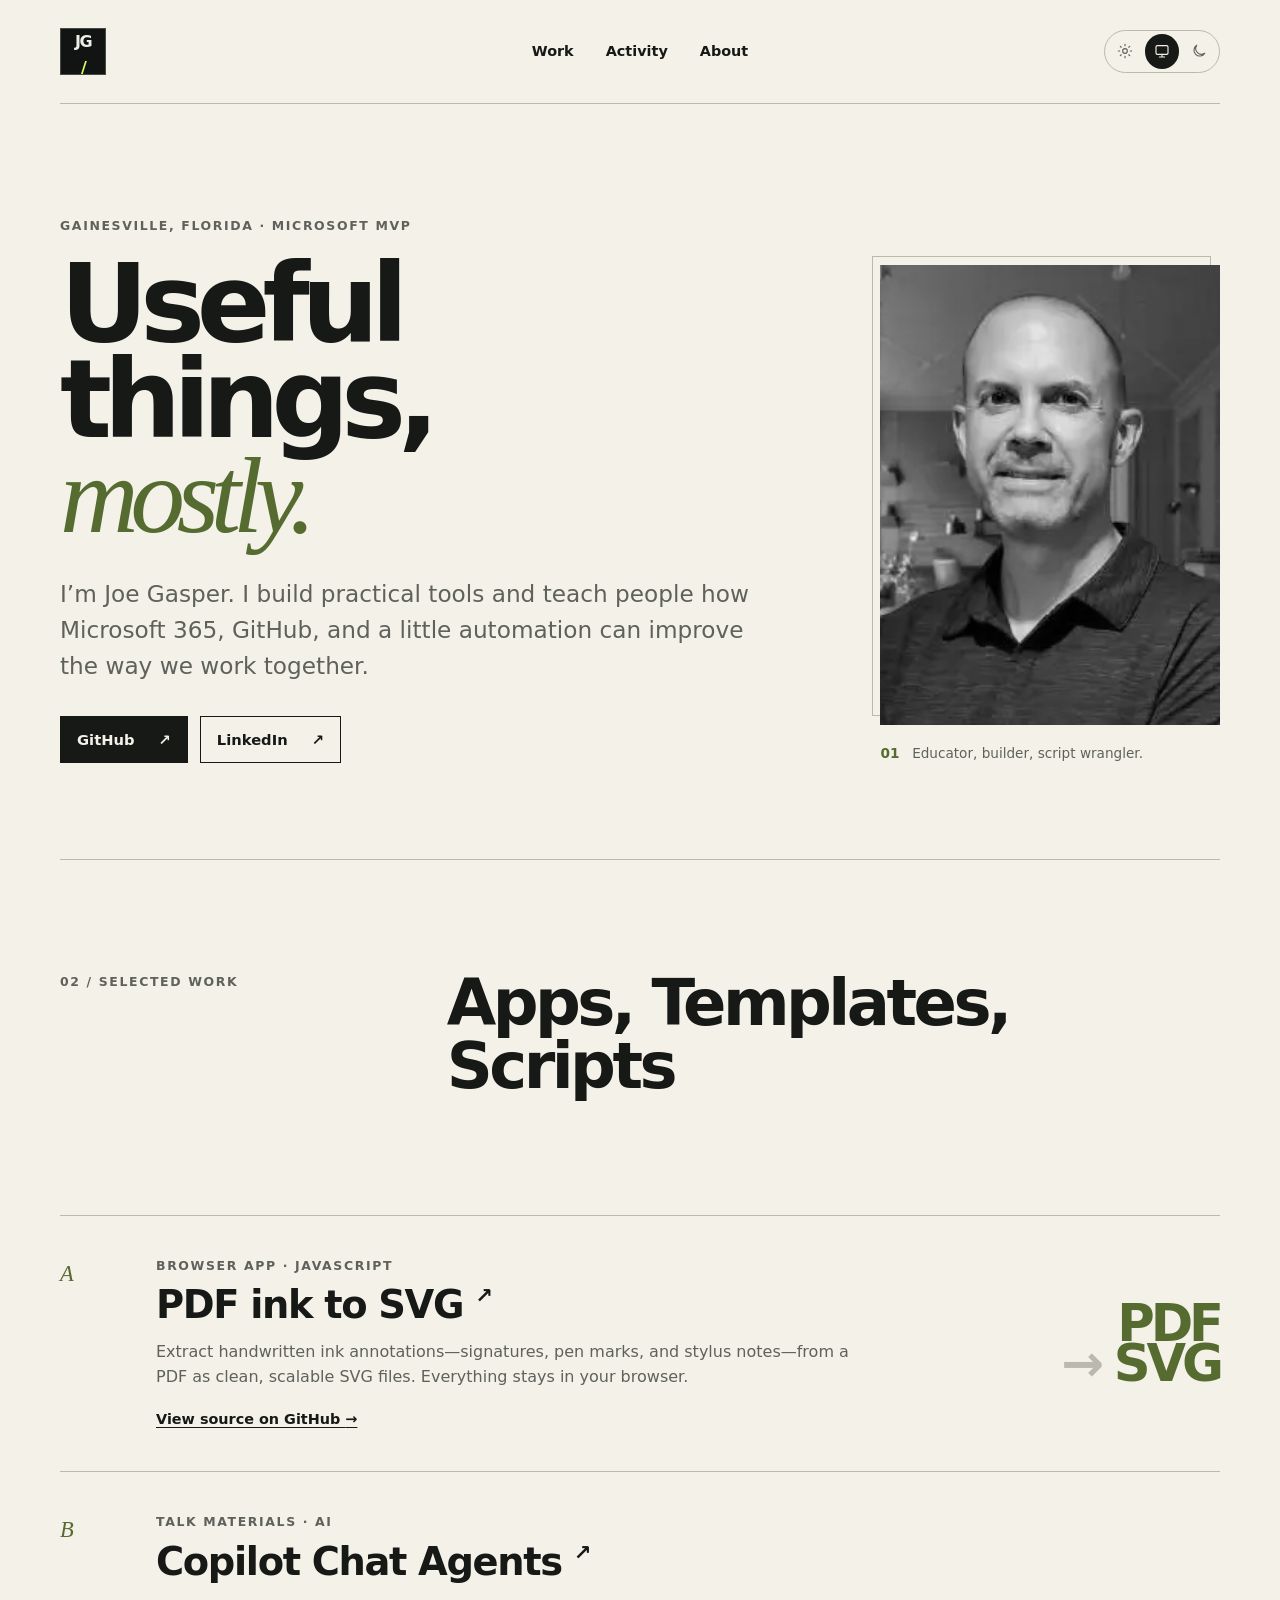
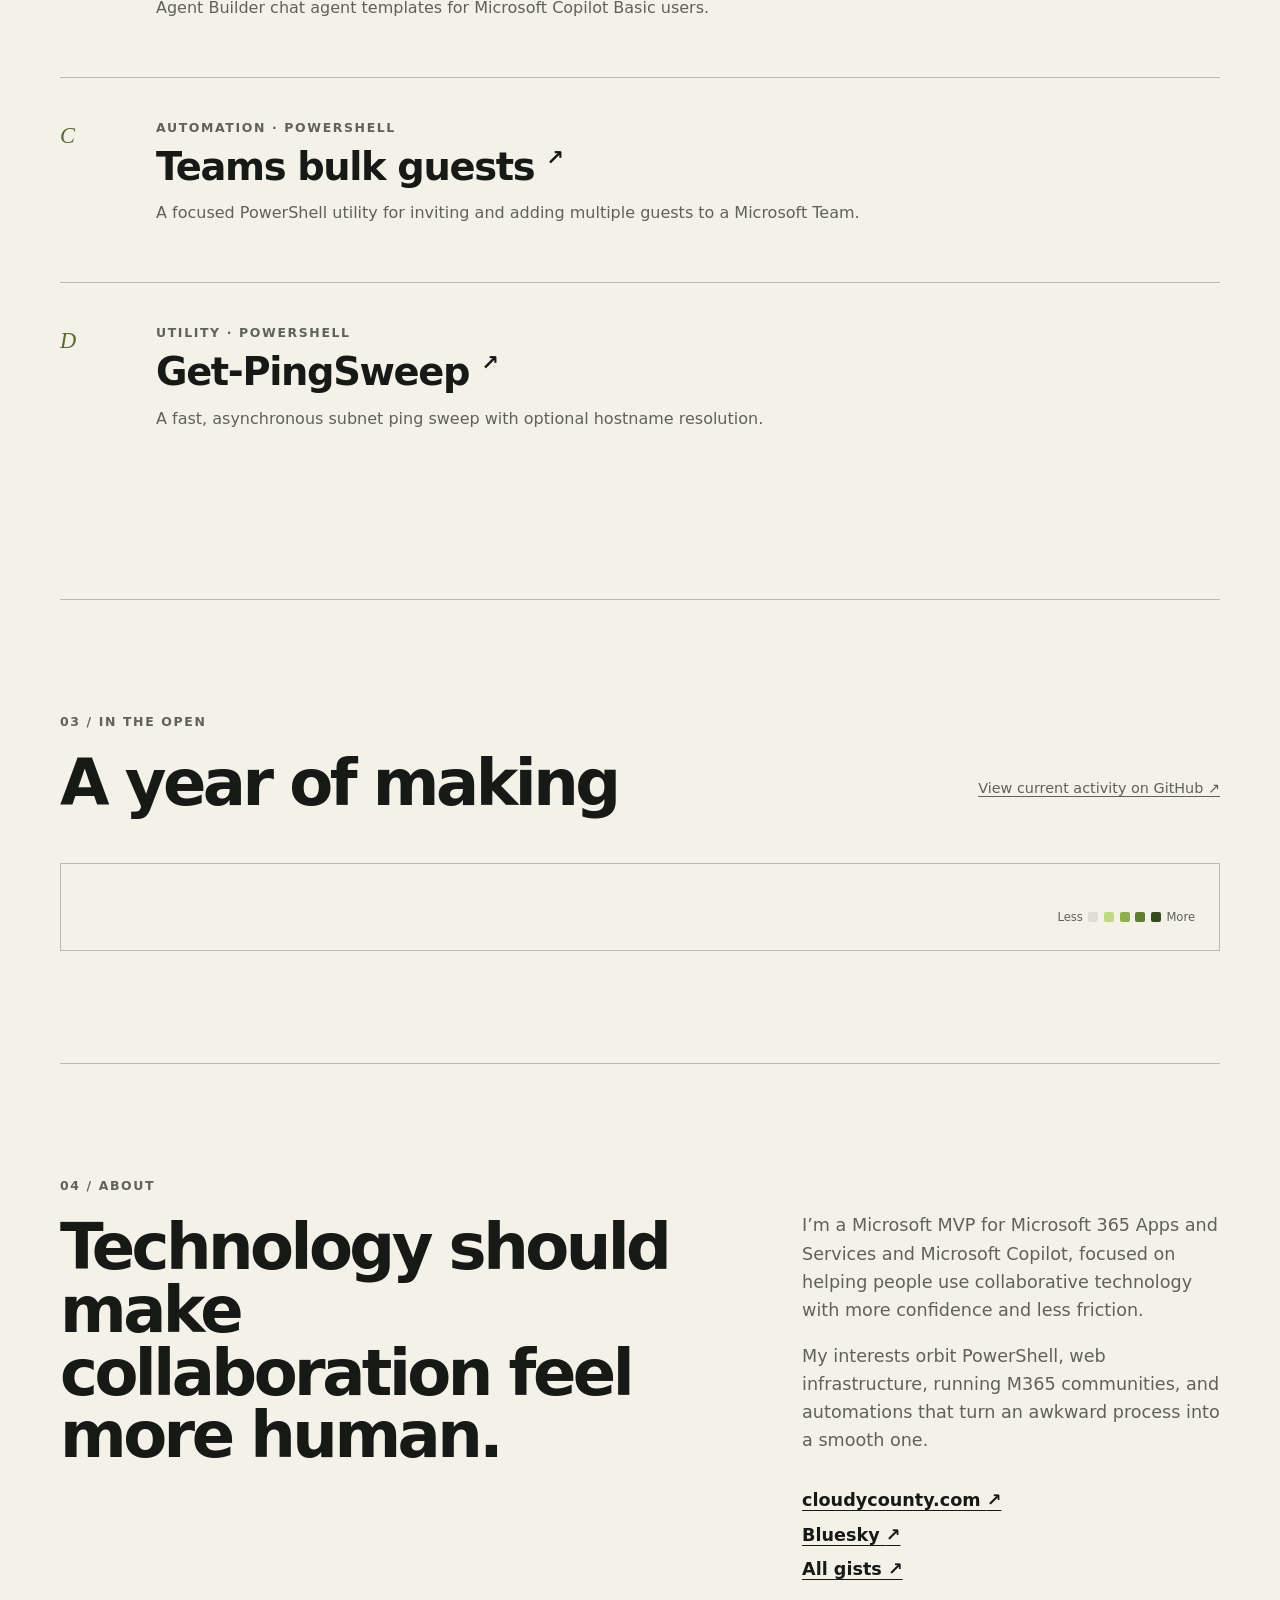
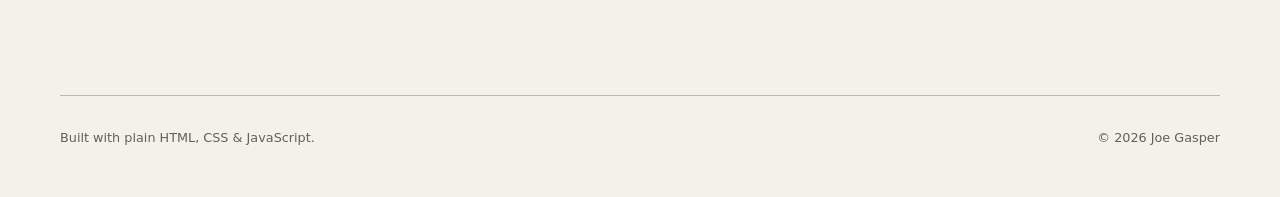
<file: index.html>
<!doctype html>
<html lang="en" data-theme="system">
<head>
  <meta charset="utf-8">
  <meta name="viewport" content="width=device-width, initial-scale=1">
  <meta name="description" content="Joe Gasper builds practical tools and shares what he learns about Microsoft 365, GitHub, PowerShell, and the web.">
  <meta name="color-scheme" content="light dark">
  <meta name="theme-color" content="#f4f1e9" media="(prefers-color-scheme: light)">
  <meta name="theme-color" content="#111412" media="(prefers-color-scheme: dark)">
  <meta property="og:type" content="website">
  <meta property="og:site_name" content="Joe Gasper">
  <meta property="og:title" content="Joe Gasper — Useful things, mostly.">
  <meta property="og:description" content="Practical tools and notes about Microsoft 365, GitHub, PowerShell, and the web.">
  <meta property="og:url" content="https://joegasper.github.io/">
  <meta property="og:image" content="https://joegasper.github.io/assets/social-card.jpg">
  <meta property="og:image:type" content="image/jpeg">
  <meta property="og:image:width" content="1200">
  <meta property="og:image:height" content="630">
  <meta property="og:image:alt" content="Joe Gasper beside the words Useful things, mostly.">
  <meta name="twitter:card" content="summary_large_image">
  <meta name="twitter:title" content="Joe Gasper — Useful things, mostly.">
  <meta name="twitter:description" content="Practical tools and notes about Microsoft 365, GitHub, PowerShell, and the web.">
  <meta name="twitter:image" content="https://joegasper.github.io/assets/social-card.jpg">
  <meta name="twitter:image:alt" content="Joe Gasper beside the words Useful things, mostly.">
  <title>Joe Gasper — Practical tools for collaborative work</title>
  <link rel="canonical" href="https://joegasper.github.io/">
  <link rel="icon" type="image/svg+xml" href="data:image/svg+xml,%3Csvg xmlns='http://www.w3.org/2000/svg' viewBox='0 0 64 64'%3E%3Crect width='64' height='64' rx='12' fill='%23111412'/%3E%3Cpath d='M17 18h12v22c0 8-4 12-12 12l-1-9c3 0 4-1 4-4V27h-3zm18 0h15v9h-6v16h6v9H35z' fill='%23d9ff67'/%3E%3C/svg%3E">
  <link rel="stylesheet" href="styles.css">
  <script src="script.js" defer></script>
</head>
<body>
  <a class="skip-link" href="#main">Skip to content</a>
  <header class="site-header">
    <a class="wordmark" href="#top" aria-label="Joe Gasper, home">JG<span aria-hidden="true">/</span></a>
    <nav aria-label="Primary navigation">
      <a href="#work">Work</a>
      <a href="#activity">Activity</a>
      <a href="#about">About</a>
    </nav>
    <div class="theme-picker" role="group" aria-label="Color theme">
      <button type="button" data-set-theme="light" aria-label="Use light theme" title="Light theme">
        <svg viewBox="0 0 24 24" aria-hidden="true"><circle cx="12" cy="12" r="3.5"/><path d="M12 2v2M12 20v2M4.93 4.93l1.41 1.41M17.66 17.66l1.41 1.41M2 12h2M20 12h2M4.93 19.07l1.41-1.41M17.66 6.34l1.41-1.41"/></svg>
      </button>
      <button type="button" data-set-theme="system" aria-label="Follow system theme" title="System theme">
        <svg viewBox="0 0 24 24" aria-hidden="true"><rect x="3" y="4" width="18" height="13" rx="2"/><path d="M8 21h8M12 17v4"/></svg>
      </button>
      <button type="button" data-set-theme="dark" aria-label="Use dark theme" title="Dark theme">
        <svg viewBox="0 0 24 24" aria-hidden="true"><path d="M20.5 15.5A8.7 8.7 0 0 1 8.5 3.5a8.7 8.7 0 1 0 12 12Z"/></svg>
      </button>
    </div>
  </header>

  <main id="main">
    <section class="intro" id="top" aria-labelledby="intro-title">
      <div class="intro-copy">
        <p class="eyebrow">Gainesville, Florida · Microsoft MVP</p>
        <h1 id="intro-title">Useful things,<br><em>mostly.</em></h1>
        <p class="lede">I’m Joe Gasper. I build practical tools and teach people how Microsoft 365, GitHub, and a little automation can improve the way we work together.</p>
        <div class="intro-links" aria-label="Joe Gasper around the web">
          <a class="button primary" href="https://github.com/joegasper">GitHub <span aria-hidden="true">↗</span></a>
          <a class="button" href="https://www.linkedin.com/in/joegasper/">LinkedIn <span aria-hidden="true">↗</span></a>
        </div>
      </div>
      <figure class="portrait">
        <div class="portrait-frame">
          <img src="assets/joe-gasper.webp" alt="Joe Gasper" width="460" height="460">
        </div>
        <figcaption><span>01</span> Educator, builder, script wrangler.</figcaption>
      </figure>
    </section>

    <section class="work" id="work" aria-labelledby="work-title">
      <header class="section-heading">
        <p class="section-number">02 / Selected work</p>
        <h2 id="work-title">Apps, Templates, Scripts</h2>
      </header>
      <div class="project-list">
        <article class="project project-featured">
          <div class="project-index">A</div>
          <div class="project-body">
            <p class="project-type">Browser app · JavaScript</p>
            <h3><a href="https://joegasper.github.io/pdf-ink-to-svg/">PDF ink to SVG <span aria-hidden="true">↗</span></a></h3>
            <p>Extract handwritten ink annotations—signatures, pen marks, and stylus notes—from a PDF as clean, scalable SVG files. Everything stays in your browser.</p>
            <a class="text-link" href="https://github.com/joegasper/pdf-ink-to-svg">View source on GitHub <span aria-hidden="true">→</span></a>
          </div>
          <div class="project-mark" aria-hidden="true">PDF<br><span>→</span> SVG</div>
        </article>

        <article class="project">
          <div class="project-index">B</div>
          <div class="project-body">
            <p class="project-type">Talk materials · AI</p>
            <h3><a href="https://github.com/joegasper/Talks/tree/main/CloudyCounty/Copilot-Chat-Agents">Copilot Chat Agents <span aria-hidden="true">↗</span></a></h3>
            <p>Agent Builder chat agent templates for Microsoft Copilot Basic users.</p>
          </div>
        </article>

        <article class="project">
          <div class="project-index">C</div>
          <div class="project-body">
            <p class="project-type">Automation · PowerShell</p>
            <h3><a href="https://github.com/joegasper/teams-bulk-guests">Teams bulk guests <span aria-hidden="true">↗</span></a></h3>
            <p>A focused PowerShell utility for inviting and adding multiple guests to a Microsoft Team.</p>
          </div>
        </article>

        <article class="project">
          <div class="project-index">D</div>
          <div class="project-body">
            <p class="project-type">Utility · PowerShell</p>
            <h3><a href="https://gist.github.com/joegasper/93ff8ae44fa8712747d85aa92c2b4c78">Get-PingSweep <span aria-hidden="true">↗</span></a></h3>
            <p>A fast, asynchronous subnet ping sweep with optional hostname resolution.</p>
          </div>
        </article>
      </div>
    </section>

    <section class="activity" id="activity" aria-labelledby="activity-title">
      <header class="activity-heading">
        <div>
          <p class="section-number">03 / In the open</p>
          <h2 id="activity-title">A year of making</h2>
        </div>
        <p class="activity-total" id="contribution-total" aria-live="polite">Loading public activity…</p>
      </header>
      <div class="chart-shell">
        <div class="chart-scroll" tabindex="0" aria-label="Scrollable contribution calendar">
          <div id="contribution-chart" class="contribution-chart" role="img" aria-label="GitHub contribution activity over the past year"></div>
        </div>
        <div class="chart-key" aria-hidden="true">
          <span>Less</span><i data-level="0"></i><i data-level="1"></i><i data-level="2"></i><i data-level="3"></i><i data-level="4"></i><span>More</span>
        </div>
      </div>
      <noscript><p class="chart-note">JavaScript is needed to display the activity calendar. <a href="https://github.com/joegasper">View activity on GitHub.</a></p></noscript>
    </section>

    <section class="about" id="about" aria-labelledby="about-title">
      <div>
        <p class="section-number">04 / About</p>
        <h2 id="about-title">Technology should make collaboration feel more human.</h2>
      </div>
      <div class="about-copy">
        <p>I’m a Microsoft MVP for Microsoft 365 Apps and Services and Microsoft Copilot, focused on helping people use collaborative technology with more confidence and less friction.</p>
        <p>My interests orbit PowerShell, web infrastructure, running M365 communities, and automations that turn an awkward process into a smooth one.</p>
        <ul class="profile-links" aria-label="More about Joe">
          <li><a href="https://cloudycounty.com">cloudycounty.com <span aria-hidden="true">↗</span></a></li>
          <li><a href="https://bsky.app/profile/joe.gasper.org">Bluesky <span aria-hidden="true">↗</span></a></li>
          <li><a href="https://gist.github.com/joegasper">All gists <span aria-hidden="true">↗</span></a></li>
        </ul>
      </div>
    </section>
  </main>

  <footer>
    <p>Built with plain HTML, CSS &amp; JavaScript.</p>
    <p>© <span id="year">2026</span> Joe Gasper</p>
  </footer>
</body>
</html>
</file>
<file: styles.css>
:root {
  color-scheme: light;
  --paper: #f4f1e9;
  --ink: #161916;
  --muted: #5e625b;
  --line: #b9b9ad;
  --soft: #e5e2d8;
  --accent: #556b2f;
  --signal: #d9ff67;
  --tile-0: #deddd4;
  --tile-1: #bfd985;
  --tile-2: #8daf4e;
  --tile-3: #607e30;
  --tile-4: #344a1c;
  --max: 1160px;
}

html[data-theme="dark"] {
  color-scheme: dark;
  --paper: #111412;
  --ink: #edf0e9;
  --muted: #a6aca2;
  --line: #464c44;
  --soft: #20251f;
  --accent: #c7e47e;
  --signal: #d9ff67;
  --tile-0: #272c27;
  --tile-1: #52682f;
  --tile-2: #75983d;
  --tile-3: #a2c957;
  --tile-4: #d9ff67;
}

@media (prefers-color-scheme: dark) {
  html[data-theme="system"] {
    color-scheme: dark;
    --paper: #111412;
    --ink: #edf0e9;
    --muted: #a6aca2;
    --line: #464c44;
    --soft: #20251f;
    --accent: #c7e47e;
    --signal: #d9ff67;
    --tile-0: #272c27;
    --tile-1: #52682f;
    --tile-2: #75983d;
    --tile-3: #a2c957;
    --tile-4: #d9ff67;
  }
}

* { box-sizing: border-box; }
html { scroll-behavior: smooth; }
body {
  margin: 0;
  background: var(--paper);
  color: var(--ink);
  font-family: "Aptos", "Segoe UI Variable", "Segoe UI", system-ui, sans-serif;
  font-size: 1rem;
  line-height: 1.6;
  text-rendering: optimizeLegibility;
}
a { color: inherit; text-underline-offset: .2em; }
a:hover { color: var(--accent); }
a:focus-visible, button:focus-visible, [tabindex]:focus-visible {
  outline: 3px solid var(--accent);
  outline-offset: 4px;
}
img { display: block; max-width: 100%; }
.skip-link {
  position: fixed;
  left: 1rem;
  top: 1rem;
  z-index: 100;
  transform: translateY(-200%);
  background: var(--ink);
  color: var(--paper);
  padding: .7rem 1rem;
}
.skip-link:focus { transform: none; }
.site-header, main, footer { width: min(calc(100% - 3rem), var(--max)); margin-inline: auto; }
.site-header {
  min-height: 6.5rem;
  display: grid;
  grid-template-columns: 1fr auto 1fr;
  align-items: center;
  border-bottom: 1px solid var(--line);
}
.wordmark {
  width: 2.9rem;
  height: 2.9rem;
  display: grid;
  place-items: center;
  background: #111412;
  border: 1px solid #464c44;
  color: #edf0e9;
  font-weight: 800;
  letter-spacing: -.08em;
  text-decoration: none;
}
.wordmark span { color: var(--signal); }
.wordmark:hover {
  background: var(--signal);
  color: #111412;
}
.wordmark:hover span { color: #111412; }
.site-header nav { display: flex; gap: 2rem; }
.site-header nav a { font-size: .9rem; font-weight: 650; text-decoration: none; }
.theme-picker {
  justify-self: end;
  display: flex;
  gap: .15rem;
  padding: .2rem;
  border: 1px solid var(--line);
  border-radius: 2rem;
}
.theme-picker button {
  width: 2.15rem;
  height: 2.15rem;
  display: grid;
  place-items: center;
  border: 0;
  border-radius: 50%;
  color: var(--muted);
  background: transparent;
  cursor: pointer;
}
.theme-picker button[aria-pressed="true"] { background: var(--ink); color: var(--paper); }
.theme-picker svg { width: 1rem; fill: none; stroke: currentColor; stroke-width: 1.7; stroke-linecap: round; stroke-linejoin: round; }
.intro {
  display: grid;
  grid-template-columns: minmax(0, 1.35fr) minmax(16rem, .65fr);
  gap: clamp(3rem, 9vw, 8rem);
  align-items: end;
  min-height: 39rem;
  padding: 7rem 0 6rem;
  border-bottom: 1px solid var(--line);
}
.eyebrow, .section-number, .project-type {
  margin: 0 0 1.25rem;
  color: var(--muted);
  font-size: .78rem;
  font-weight: 750;
  letter-spacing: .13em;
  text-transform: uppercase;
}
h1, h2, h3, p { margin-top: 0; }
h1 {
  margin-bottom: 2rem;
  font-size: clamp(3.75rem, 8.5vw, 7.7rem);
  line-height: .88;
  letter-spacing: -.075em;
  font-weight: 760;
}
h1 em { color: var(--accent); font-family: Georgia, "Times New Roman", serif; font-weight: 400; }
.lede { max-width: 44rem; color: var(--muted); font-size: clamp(1.15rem, 2vw, 1.45rem); line-height: 1.55; }
.intro-links { display: flex; flex-wrap: wrap; gap: .75rem; margin-top: 2rem; }
.button {
  display: inline-flex;
  align-items: center;
  gap: 1.5rem;
  border: 1px solid var(--ink);
  padding: .68rem 1rem;
  font-size: .92rem;
  font-weight: 700;
  text-decoration: none;
}
.button.primary { background: var(--ink); color: var(--paper); }
.button:hover { background: var(--accent); border-color: var(--accent); color: var(--paper); }
.portrait { margin: 0; }
.portrait-frame { position: relative; }
.portrait-frame::before {
  content: "";
  position: absolute;
  inset: -.55rem .55rem .55rem -.55rem;
  border: 1px solid var(--line);
  z-index: -1;
}
.portrait img { aspect-ratio: 1; object-fit: cover; filter: grayscale(100%); }
.portrait figcaption { display: flex; gap: .8rem; margin-top: 1.2rem; color: var(--muted); font-size: .85rem; line-height: 1.4; }
.portrait figcaption span { color: var(--accent); font-weight: 800; }
.work, .activity, .about { padding: 7rem 0; border-bottom: 1px solid var(--line); }
.section-heading { display: grid; grid-template-columns: 1fr 2fr; margin-bottom: 4rem; }
h2 { font-size: clamp(2.5rem, 5vw, 4.8rem); line-height: .98; letter-spacing: -.055em; }
.project { display: grid; grid-template-columns: 4rem 1fr; gap: 2rem; padding: 2.5rem 0; border-top: 1px solid var(--line); }
.project-featured { grid-template-columns: 4rem 1fr minmax(11rem, .45fr); }
.project-index { color: var(--accent); font-family: Georgia, serif; font-size: 1.4rem; font-style: italic; }
.project-body { max-width: 47rem; }
.project-type { margin-bottom: .6rem; }
.project h3 { margin-bottom: .8rem; font-size: clamp(1.75rem, 3vw, 3rem); line-height: 1.05; letter-spacing: -.035em; }
.project h3 a { text-decoration: none; }
.project h3 span { font-size: .55em; vertical-align: top; }
.project-body > p:last-of-type { color: var(--muted); }
.text-link { font-size: .9rem; font-weight: 750; }
.project-mark {
  align-self: center;
  justify-self: end;
  color: var(--accent);
  font-size: clamp(2.2rem, 4vw, 4.2rem);
  font-weight: 800;
  line-height: .78;
  letter-spacing: -.08em;
  text-align: right;
}
.project-mark span { color: var(--line); }
.activity-heading { display: flex; justify-content: space-between; gap: 2rem; align-items: end; margin-bottom: 3rem; }
.activity-heading h2 { margin-bottom: 0; }
.activity-total { color: var(--muted); font-size: .9rem; text-align: right; }
.chart-shell { padding: 1.5rem; border: 1px solid var(--line); }
.chart-scroll { overflow-x: auto; padding: .25rem .1rem 1rem; scrollbar-color: var(--line) transparent; }
.contribution-chart {
  min-width: 50rem;
  display: grid;
  grid-auto-flow: column;
  grid-template-rows: repeat(7, 11px);
  grid-auto-columns: 11px;
  gap: 4px;
  justify-content: space-between;
}
.contribution-day { width: 11px; height: 11px; border-radius: 2px; background: var(--tile-0); }
.contribution-day[data-level="1"], .chart-key i[data-level="1"] { background: var(--tile-1); }
.contribution-day[data-level="2"], .chart-key i[data-level="2"] { background: var(--tile-2); }
.contribution-day[data-level="3"], .chart-key i[data-level="3"] { background: var(--tile-3); }
.contribution-day[data-level="4"], .chart-key i[data-level="4"] { background: var(--tile-4); }
.chart-key { display: flex; justify-content: flex-end; align-items: center; gap: .35rem; color: var(--muted); font-size: .72rem; }
.chart-key i { width: 10px; height: 10px; border-radius: 2px; background: var(--tile-0); }
.chart-note { color: var(--muted); }
.about { display: grid; grid-template-columns: 1.2fr .8fr; gap: clamp(3rem, 9vw, 8rem); }
.about h2 { max-width: 48rem; }
.about-copy { padding-top: 2.2rem; color: var(--muted); font-size: 1.1rem; }
.profile-links { display: grid; gap: .4rem; margin: 2rem 0 0; padding: 0; list-style: none; }
.profile-links a { color: var(--ink); font-weight: 700; }
footer { display: flex; justify-content: space-between; gap: 2rem; padding: 2rem 0 3rem; color: var(--muted); font-size: .8rem; }
footer p { margin: 0; }

@media (max-width: 760px) {
  .site-header, main, footer { width: min(calc(100% - 2rem), var(--max)); }
  .site-header { grid-template-columns: 1fr auto; min-height: 5.2rem; }
  .site-header nav { display: none; }
  .intro { grid-template-columns: 1fr; gap: 4rem; min-height: auto; padding: 5rem 0; }
  .portrait { max-width: 21rem; margin-left: auto; }
  .work, .activity, .about { padding: 5rem 0; }
  .section-heading { grid-template-columns: 1fr; margin-bottom: 2.5rem; }
  .project, .project-featured { grid-template-columns: 2rem 1fr; gap: 1rem; }
  .project-mark { display: none; }
  .activity-heading { align-items: start; flex-direction: column; }
  .activity-total { text-align: left; }
  .chart-shell { padding: 1rem; }
  .about { grid-template-columns: 1fr; gap: 0; }
  footer { flex-direction: column; gap: .35rem; }
}

@media (prefers-reduced-motion: reduce) {
  html { scroll-behavior: auto; }
}

@media (forced-colors: active) {
  .contribution-day { border: 1px solid CanvasText; }
  .contribution-day[data-level="0"] { opacity: .25; }
}
</file>
